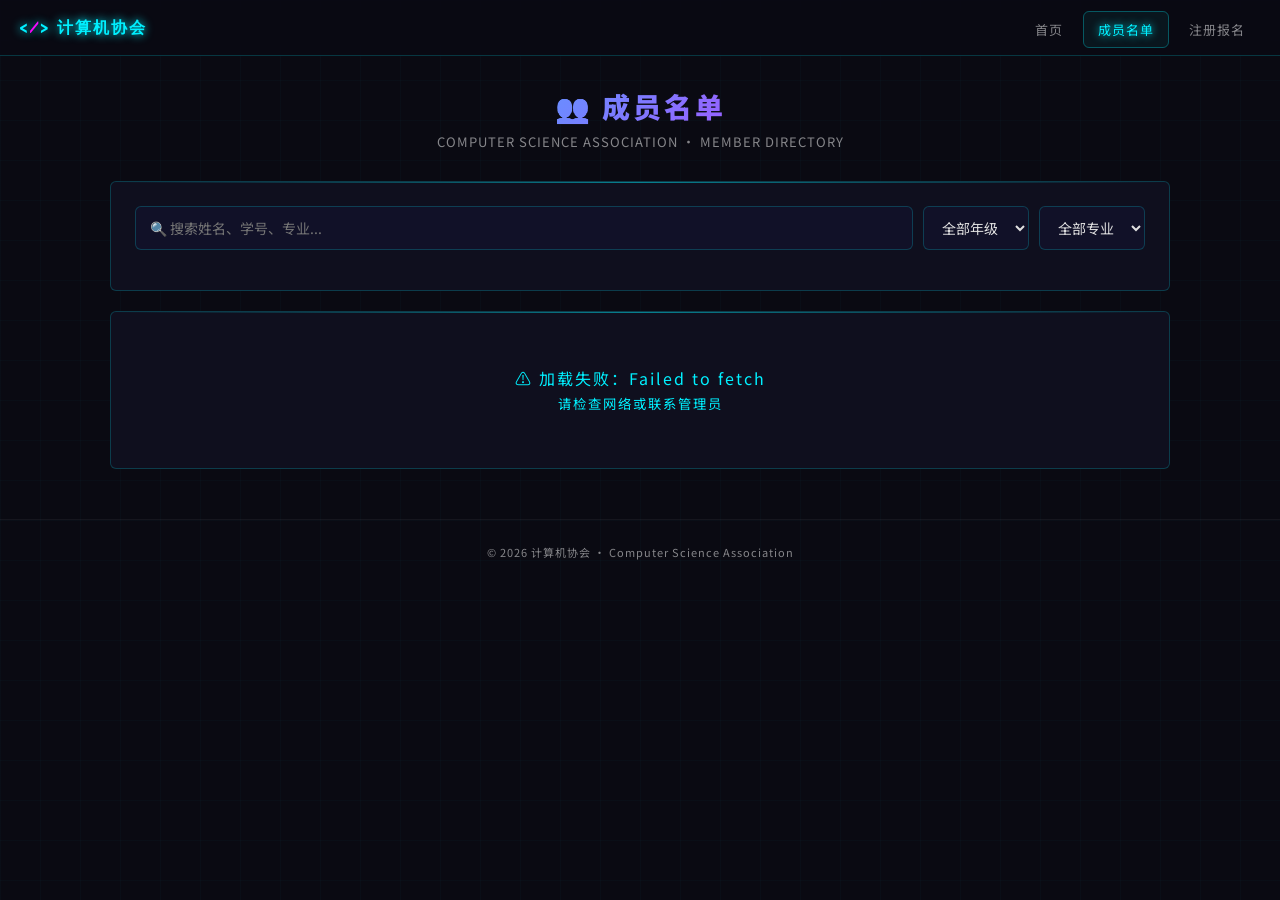
<file: members.html>
<!DOCTYPE html>
<html lang="zh-CN">
<head>
<meta charset="UTF-8">
<meta name="viewport" content="width=device-width, initial-scale=1.0">
<title>成员名单 - 计算机协会</title>
<link rel="stylesheet" href="css/style.css">
</head>
<body>

<nav class="navbar">
  <a href="index.html" class="nav-brand">&lt;<span>/</span>&gt; 计算机协会</a>
  <button class="nav-toggle" onclick="document.querySelector('.nav-links').classList.toggle('open')">☰</button>
  <ul class="nav-links">
    <li><a href="index.html">首页</a></li>
    <li><a href="members.html" class="active">成员名单</a></li>
    <li><a href="register.html">注册报名</a></li>
<!-- 管理后台入口已隐藏 -->
  </ul>
</nav>

<main class="container">
  <div class="page-header">
    <h1>👥 成员名单</h1>
    <p>COMPUTER SCIENCE ASSOCIATION · MEMBER DIRECTORY</p>
  </div>

  <!-- 搜索 -->
  <div class="card">
    <div class="search-bar">
      <input type="text" id="searchInput" placeholder="🔍 搜索姓名、学号、专业..." oninput="renderMembers()">
      <select id="gradeFilter" onchange="renderMembers()">
        <option value="">全部年级</option>
        <option value="大一">大一</option>
        <option value="大二">大二</option>
        <option value="大三">大三</option>
        <option value="大四">大四</option>
        <option value="研一">研一</option>
        <option value="研二">研二</option>
        <option value="研三">研三</option>
      </select>
      <select id="deptFilter" onchange="renderMembers()">
        <option value="">全部专业</option>
      </select>
    </div>
    <span id="memberCount" style="font-size:12px;color:var(--text-dim);"></span>
  </div>

  <!-- 成员表格 -->
  <div class="card">
    <div id="membersLoading" class="loading"><span class="spinner"></span>加载成员数据中...</div>
    <div class="table-wrap">
      <table id="membersTable" style="display:none;">
        <thead>
          <tr>
            <th>#</th>
            <th>姓名</th>
            <th>职位</th>
            <th>院系/专业</th>
            <th>加入时间</th>
          </tr>
        </thead>
        <tbody id="membersBody"></tbody>
      </table>
    </div>
    <div id="membersEmpty" class="empty-state" style="display:none;">
      <div class="icon">📭</div>
      <p>暂无成员数据</p>
    </div>
  </div>
</main>

<footer class="footer">
  © 2026 计算机协会 · Computer Science Association
</footer>

<script>
// Supabase 配置（直接内联，不依赖 CDN 加载）
const supabaseConfig = {
  url: "https://zwagecuupaxuglvmrttf.supabase.co",
  anonKey: "sb_publishable_iP_h0by762RPOI5wI-NiUA_nHthS8eg",
};
</script>
<script>
  let allMembers = [];

  // 带超时的 fetch 封装
  function fetchWithTimeout(url, options, timeout = 10000) {
    return Promise.race([
      fetch(url, options),
      new Promise((_, reject) =>
        setTimeout(() => reject(new Error('请求超时')), timeout)
      )
    ]);
  }

  async function loadMembers() {
    const loadingEl = document.getElementById('membersLoading');
    loadingEl.style.display = 'block';
    document.getElementById('membersTable').style.display = 'none';
    document.getElementById('membersEmpty').style.display = 'none';

    try {
      // 直接用 fetch 请求 Supabase REST API（绕过可能卡住的 SDK）
      const apiUrl = supabaseConfig.url + '/rest/v1/members?status=eq.approved&order=created_at.desc';
      loadingEl.innerHTML = '<span class="spinner"></span>正在连接数据库...';
      const res = await fetchWithTimeout(apiUrl, {
        headers: {
          'apikey': supabaseConfig.anonKey,
          'Authorization': 'Bearer ' + supabaseConfig.anonKey,
          'Content-Type': 'application/json'
        }
      });
      if (!res.ok) {
        throw new Error('服务器返回 ' + res.status);
      }
      allMembers = await res.json();

      // 提取专业列表
      const depts = [...new Set(allMembers.map(m => m.department).filter(Boolean))].sort();
      const deptSelect = document.getElementById('deptFilter');
      deptSelect.innerHTML = '<option value="">全部专业</option>' +
        depts.map(d => `<option value="${d}">${d}</option>`).join('');

      renderMembers();
    } catch (e) {
      loadingEl.innerHTML = '⚠️ 加载失败：' + (e.message || '未知错误') + '<br><small>请检查网络或联系管理员</small>';
      console.error(e);
    }
  }

  function renderMembers() {
    const search = document.getElementById('searchInput').value.toLowerCase();
    const grade = document.getElementById('gradeFilter').value;
    const dept = document.getElementById('deptFilter').value;

    let filtered = allMembers.filter(m => {
      const matchSearch = !search ||
        (m.name || '').toLowerCase().includes(search) ||
        (m.department || '').toLowerCase().includes(search) ||
        (m.skills || '').toLowerCase().includes(search);
      const matchGrade = !grade || m.grade === grade;
      const matchDept = !dept || m.department === dept;
      return matchSearch && matchGrade && matchDept;
    });

    document.getElementById('memberCount').textContent = `共 ${filtered.length} 人`;
    document.getElementById('membersLoading').style.display = 'none';

    if (filtered.length === 0) {
      document.getElementById('membersTable').style.display = 'none';
      document.getElementById('membersEmpty').style.display = 'block';
      return;
    }

    document.getElementById('membersTable').style.display = '';
    document.getElementById('membersEmpty').style.display = 'none';

    const tbody = document.getElementById('membersBody');
    tbody.innerHTML = filtered.map((m, i) => `
      <tr>
        <td>${i + 1}</td>
        <td><strong>${esc(m.name)}</strong></td>
        <td>${esc(m.position || '-')}</td>
        <td>${esc(m.department)}</td>
        <td>${formatDate(m.created_at)}</td>
      </tr>
    `).join('');
  }

  function esc(s) {
    if (!s) return '-';
    const d = document.createElement('div');
    d.textContent = s;
    return d.innerHTML;
  }

  function formatDate(iso) {
    if (!iso) return '-';
    const d = new Date(iso);
    return `${d.getFullYear()}-${String(d.getMonth()+1).padStart(2,'0')}-${String(d.getDate()).padStart(2,'0')}`;
  }

  loadMembers();
</script>
</body>
</html>
</file>
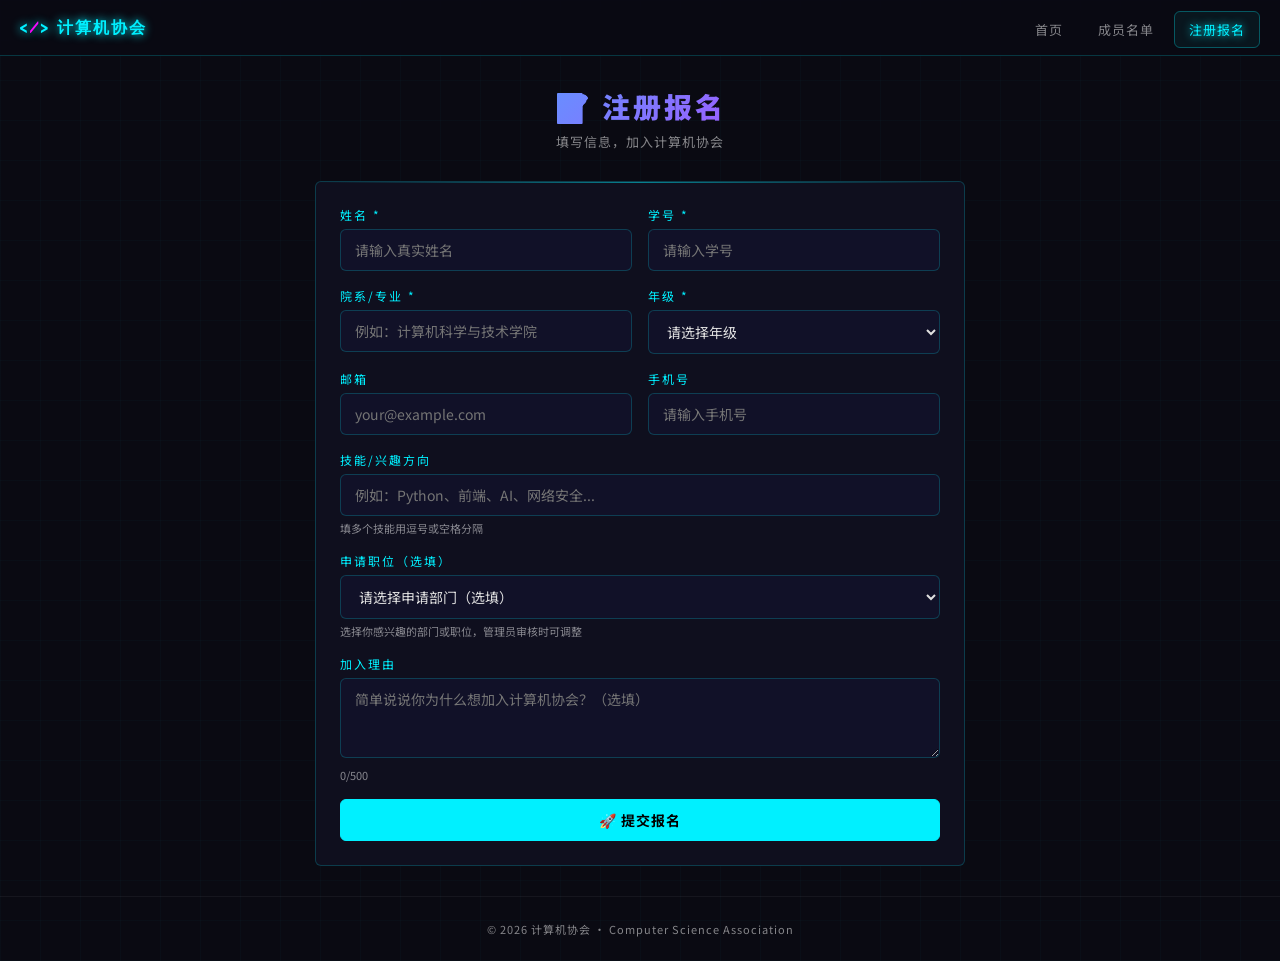
<file: register.html>
<!DOCTYPE html>
<html lang="zh-CN">
<head>
<meta charset="UTF-8">
<meta name="viewport" content="width=device-width, initial-scale=1.0">
<title>注册报名 - 计算机协会</title>
<link rel="stylesheet" href="css/style.css">
</head>
<body>

<nav class="navbar">
  <a href="index.html" class="nav-brand">&lt;<span>/</span>&gt; 计算机协会</a>
  <button class="nav-toggle" onclick="document.querySelector('.nav-links').classList.toggle('open')">☰</button>
  <ul class="nav-links">
    <li><a href="index.html">首页</a></li>
    <li><a href="members.html">成员名单</a></li>
    <li><a href="register.html" class="active">注册报名</a></li>
<!-- 管理后台入口已隐藏 -->
  </ul>
</nav>

<main class="container">
  <div class="page-header">
    <h1>📝 注册报名</h1>
    <p>填写信息，加入计算机协会</p>
  </div>

  <div class="card" style="max-width:650px;margin:0 auto;">
    <!-- 提示 -->
    <div class="alert alert-success" id="alertSuccess">✅ 报名成功！请等待管理员审核。</div>
    <div class="alert alert-error" id="alertError"></div>

    <form id="registerForm" onsubmit="handleSubmit(event)">
      <div class="form-row">
        <div class="form-group">
          <label>姓名 *</label>
          <input type="text" id="name" placeholder="请输入真实姓名" required maxlength="20">
        </div>
        <div class="form-group">
          <label>学号 *</label>
          <input type="text" id="studentId" placeholder="请输入学号" required maxlength="20">
        </div>
      </div>

      <div class="form-row">
        <div class="form-group">
          <label>院系/专业 *</label>
          <input type="text" id="department" placeholder="例如：计算机科学与技术学院" required maxlength="50">
        </div>
        <div class="form-group">
          <label>年级 *</label>
          <select id="grade" required>
            <option value="">请选择年级</option>
            <option value="大一">大一</option>
            <option value="大二">大二</option>
            <option value="大三">大三</option>
            <option value="大四">大四</option>
            <option value="研一">研一</option>
            <option value="研二">研二</option>
            <option value="研三">研三</option>
            <option value="其他">其他</option>
          </select>
        </div>
      </div>

      <div class="form-row">
        <div class="form-group">
          <label>邮箱</label>
          <input type="email" id="email" placeholder="your@example.com">
        </div>
        <div class="form-group">
          <label>手机号</label>
          <input type="tel" id="phone" placeholder="请输入手机号" maxlength="11">
        </div>
      </div>

      <div class="form-group">
        <label>技能/兴趣方向</label>
        <input type="text" id="skills" placeholder="例如：Python、前端、AI、网络安全..." maxlength="100">
        <div class="form-hint">填多个技能用逗号或空格分隔</div>
      </div>

      <div class="form-group">
        <label>申请职位（选填）</label>
        <select id="position">
          <option value="">请选择申请部门（选填）</option>
          <optgroup label="── 主席团 ──">
            <option value="会长">会长</option>
            <option value="副会长">副会长</option>
            <option value="秘书长">秘书长</option>
          </optgroup>
          <optgroup label="── 技术部 ──">
            <option value="技术部部长">技术部部长</option>
            <option value="技术部副部长">技术部副部长</option>
            <option value="技术部干事">技术部干事</option>
          </optgroup>
          <optgroup label="── 宣传部 ──">
            <option value="宣传部部长">宣传部部长</option>
            <option value="宣传部副部长">宣传部副部长</option>
            <option value="宣传部干事">宣传部干事</option>
          </optgroup>
          <optgroup label="── 组织部 ──">
            <option value="组织部部长">组织部部长</option>
            <option value="组织部副部长">组织部副部长</option>
            <option value="组织部干事">组织部干事</option>
          </optgroup>
          <optgroup label="── 外联部 ──">
            <option value="外联部部长">外联部部长</option>
            <option value="外联部副部长">外联部副部长</option>
            <option value="外联部干事">外联部干事</option>
          </optgroup>
          <optgroup label="── 学术部 ──">
            <option value="学术部部长">学术部部长</option>
            <option value="学术部副部长">学术部副部长</option>
            <option value="学术部干事">学术部干事</option>
          </optgroup>
        </select>
        <div class="form-hint">选择你感兴趣的部门或职位，管理员审核时可调整</div>
      </div>

      <div class="form-group">
        <label>加入理由</label>
        <textarea id="reason" placeholder="简单说说你为什么想加入计算机协会？（选填）" maxlength="500"></textarea>
        <div class="form-hint"><span id="charCount">0</span>/500</div>
      </div>

      <button type="submit" class="btn btn-primary" id="submitBtn" style="width:100%;">
        🚀 提交报名
      </button>
    </form>
  </div>
</main>

<footer class="footer">
  © 2026 计算机协会 · Computer Science Association
</footer>

<script>
// Supabase 配置（直接内联，不依赖外部 CDN）
const SUPABASE_URL = "https://zwagecuupaxuglvmrttf.supabase.co";
const SUPABASE_KEY = "sb_publishable_iP_h0by762RPOI5wI-NiUA_nHthS8eg";

// 字数统计
document.getElementById('reason').addEventListener('input', function() {
  document.getElementById('charCount').textContent = this.value.length;
});

// 表单提交
async function handleSubmit(e) {
  e.preventDefault();
  const btn = document.getElementById('submitBtn');
  const alertSuccess = document.getElementById('alertSuccess');
  const alertError = document.getElementById('alertError');

  alertSuccess.style.display = 'none';
  alertError.style.display = 'none';

  const data = {
    name: document.getElementById('name').value,
    studentId: document.getElementById('studentId').value,
    department: document.getElementById('department').value,
    grade: document.getElementById('grade').value,
    email: document.getElementById('email').value,
    phone: document.getElementById('phone').value,
    skills: document.getElementById('skills').value,
    position: document.getElementById('position').value,
    reason: document.getElementById('reason').value,
  };

  if (!data.name || !data.studentId || !data.department || !data.grade) {
    alertError.textContent = '⚠️ 请填写所有必填项（带 * 的字段）';
    alertError.style.display = 'block';
    return;
  }

  btn.disabled = true;
  btn.textContent = '⏳ 提交中...';

  try {
    const res = await fetch(SUPABASE_URL + '/rest/v1/members', {
      method: 'POST',
      headers: {
        'apikey': SUPABASE_KEY,
        'Authorization': 'Bearer ' + SUPABASE_KEY,
        'Content-Type': 'application/json',
        'Prefer': 'return=representation'
      },
      body: JSON.stringify({
        name: data.name.trim(),
        studentId: data.studentId.trim(),
        department: data.department.trim(),
        grade: data.grade,
        email: data.email.trim(),
        phone: data.phone.trim(),
        skills: data.skills.trim(),
        position: data.position,
        reason: data.reason.trim(),
        status: 'pending',
        notes: '',
        created_at: new Date().toISOString()
      })
    });
    if (!res.ok) throw new Error('提交失败（' + res.status + '）');
    alertSuccess.style.display = 'block';
    alertError.style.display = 'none';
    document.getElementById('registerForm').reset();
    document.getElementById('charCount').textContent = '0';
    window.scrollTo({ top: 0, behavior: 'smooth' });
  } catch (err) {
    alertError.textContent = '⚠️ ' + (err.message || '提交失败，请重试');
    alertError.style.display = 'block';
  } finally {
    btn.disabled = false;
    btn.textContent = '🚀 提交报名';
  }
}
</script>
</body>
</html>
</file>
<file: css/style.css>
/* ============================================
   计算机协会内部管理系统 - 赛博朋克主题
   ============================================ */

@import url('https://fonts.googleapis.com/css2?family=Orbitron:wght@400;700;900&family=Noto+Sans+SC:wght@300;400;500;700;900&display=swap');

:root {
  --cyan: #00f0ff;
  --magenta: #ff00ff;
  --purple: #b300ff;
  --bg-dark: #0a0a12;
  --bg-card: #0f0f1e;
  --bg-input: #111128;
  --border: rgba(0, 240, 255, 0.2);
  --text: #e0e0e0;
  --text-dim: rgba(255, 255, 255, 0.5);
  --success: #00ff88;
  --warning: #ffe600;
  --danger: #ff3366;
  --radius: 6px;
}

* { margin: 0; padding: 0; box-sizing: border-box; }

body {
  font-family: 'Noto Sans SC', sans-serif;
  background: var(--bg-dark);
  color: var(--text);
  min-height: 100vh;
  background-image:
    linear-gradient(rgba(0, 240, 255, 0.02) 1px, transparent 1px),
    linear-gradient(90deg, rgba(0, 240, 255, 0.02) 1px, transparent 1px);
  background-size: 40px 40px;
}

/* === 导航栏 === */
.navbar {
  background: rgba(10, 10, 20, 0.95);
  border-bottom: 1px solid var(--border);
  padding: 0 20px;
  display: flex;
  align-items: center;
  justify-content: space-between;
  height: 56px;
  position: sticky;
  top: 0;
  z-index: 100;
  backdrop-filter: blur(10px);
}
.nav-brand {
  font-family: 'Orbitron', monospace;
  font-size: 16px;
  font-weight: 700;
  color: var(--cyan);
  text-shadow: 0 0 10px var(--cyan);
  text-decoration: none;
  letter-spacing: 2px;
}
.nav-brand span { color: var(--magenta); }
.nav-links {
  display: flex;
  gap: 5px;
  list-style: none;
}
.nav-links a {
  color: var(--text-dim);
  text-decoration: none;
  padding: 8px 14px;
  border-radius: var(--radius);
  font-size: 13px;
  letter-spacing: 1px;
  transition: all 0.2s;
  border: 1px solid transparent;
}
.nav-links a:hover,
.nav-links a.active {
  color: var(--cyan);
  border-color: rgba(0, 240, 255, 0.3);
  background: rgba(0, 240, 255, 0.05);
  text-shadow: 0 0 8px var(--cyan);
}
.nav-toggle {
  display: none;
  background: none;
  border: 1px solid var(--border);
  color: var(--cyan);
  font-size: 20px;
  cursor: pointer;
  padding: 6px 10px;
  border-radius: var(--radius);
}

/* === 主容器 === */
.container {
  max-width: 1100px;
  margin: 0 auto;
  padding: 30px 20px;
}

/* === 页面标题 === */
.page-header {
  text-align: center;
  margin-bottom: 30px;
}
.page-header h1 {
  font-size: 28px;
  font-weight: 900;
  background: linear-gradient(135deg, var(--cyan), var(--magenta));
  -webkit-background-clip: text;
  -webkit-text-fill-color: transparent;
  background-clip: text;
  letter-spacing: 3px;
}
.page-header p {
  color: var(--text-dim);
  font-size: 13px;
  margin-top: 6px;
  letter-spacing: 1px;
}

/* === 卡片 === */
.card {
  background: var(--bg-card);
  border: 1px solid var(--border);
  border-radius: var(--radius);
  padding: 24px;
  margin-bottom: 20px;
  position: relative;
  overflow: hidden;
}
.card::before {
  content: '';
  position: absolute;
  top: 0; left: 0; right: 0;
  height: 1px;
  background: linear-gradient(90deg, transparent, var(--cyan), transparent);
  opacity: 0.5;
}
.card-title {
  font-size: 16px;
  font-weight: 700;
  color: var(--cyan);
  letter-spacing: 2px;
  margin-bottom: 16px;
  text-shadow: 0 0 6px rgba(0, 240, 255, 0.3);
}

/* === 表单 === */
.form-group {
  margin-bottom: 16px;
}
.form-group label {
  display: block;
  font-size: 12px;
  color: var(--cyan);
  letter-spacing: 2px;
  margin-bottom: 6px;
  text-transform: uppercase;
}
.form-group input,
.form-group select,
.form-group textarea {
  width: 100%;
  padding: 10px 14px;
  background: var(--bg-input);
  border: 1px solid var(--border);
  border-radius: var(--radius);
  color: var(--text);
  font-size: 14px;
  font-family: inherit;
  transition: border-color 0.2s, box-shadow 0.2s;
  outline: none;
}
.form-group input:focus,
.form-group select:focus,
.form-group textarea:focus {
  border-color: var(--cyan);
  box-shadow: 0 0 10px rgba(0, 240, 255, 0.15);
}
.form-group textarea { resize: vertical; min-height: 80px; }
.form-row {
  display: grid;
  grid-template-columns: 1fr 1fr;
  gap: 16px;
}
.form-hint {
  font-size: 11px;
  color: var(--text-dim);
  margin-top: 4px;
}

/* === 按钮 === */
.btn {
  display: inline-flex;
  align-items: center;
  justify-content: center;
  gap: 6px;
  padding: 10px 24px;
  border: 1px solid var(--cyan);
  border-radius: var(--radius);
  font-size: 14px;
  font-weight: 500;
  font-family: inherit;
  letter-spacing: 1px;
  cursor: pointer;
  transition: all 0.2s;
  text-decoration: none;
  background: transparent;
  color: var(--cyan);
}
.btn:hover {
  background: rgba(0, 240, 255, 0.1);
  box-shadow: 0 0 15px rgba(0, 240, 255, 0.2);
}
.btn-primary {
  background: var(--cyan);
  color: #000;
  border-color: var(--cyan);
  font-weight: 700;
}
.btn-primary:hover {
  background: #00e0ff;
  box-shadow: 0 0 20px rgba(0, 240, 255, 0.4);
}
.btn-danger {
  border-color: var(--danger);
  color: var(--danger);
}
.btn-danger:hover {
  background: rgba(255, 51, 102, 0.1);
  box-shadow: 0 0 15px rgba(255, 51, 102, 0.2);
}
.btn-success {
  border-color: var(--success);
  color: var(--success);
}
.btn-success:hover {
  background: rgba(0, 255, 136, 0.1);
  box-shadow: 0 0 15px rgba(0, 255, 136, 0.2);
}
.btn-sm {
  padding: 5px 12px;
  font-size: 11px;
  letter-spacing: 0.5px;
}
.btn:disabled {
  opacity: 0.4;
  cursor: not-allowed;
}

/* === 提示消息 === */
.alert {
  padding: 12px 16px;
  border-radius: var(--radius);
  font-size: 13px;
  margin-bottom: 16px;
  display: none;
  letter-spacing: 1px;
}
.alert-success {
  background: rgba(0, 255, 136, 0.1);
  border: 1px solid var(--success);
  color: var(--success);
}
.alert-error {
  background: rgba(255, 51, 102, 0.1);
  border: 1px solid var(--danger);
  color: var(--danger);
}
.alert-info {
  background: rgba(0, 240, 255, 0.1);
  border: 1px solid var(--cyan);
  color: var(--cyan);
}

/* === 表格 === */
.table-wrap {
  overflow-x: auto;
}
table {
  width: 100%;
  border-collapse: collapse;
  font-size: 13px;
}
thead th {
  background: rgba(0, 240, 255, 0.05);
  border-bottom: 2px solid var(--border);
  padding: 10px 12px;
  text-align: left;
  color: var(--cyan);
  font-weight: 500;
  letter-spacing: 1px;
  white-space: nowrap;
}
tbody td {
  padding: 10px 12px;
  border-bottom: 1px solid rgba(255, 255, 255, 0.05);
  max-width: 200px;
  overflow: hidden;
  text-overflow: ellipsis;
  white-space: nowrap;
}
tbody tr:hover {
  background: rgba(0, 240, 255, 0.03);
}

/* === 状态标签 === */
.badge {
  display: inline-block;
  padding: 3px 10px;
  border-radius: 12px;
  font-size: 10px;
  letter-spacing: 1px;
  font-weight: 500;
}
.badge-pending {
  background: rgba(255, 230, 0, 0.15);
  color: var(--warning);
  border: 1px solid rgba(255, 230, 0, 0.3);
}
.badge-approved {
  background: rgba(0, 255, 136, 0.15);
  color: var(--success);
  border: 1px solid rgba(0, 255, 136, 0.3);
}
.badge-rejected {
  background: rgba(255, 51, 102, 0.15);
  color: var(--danger);
  border: 1px solid rgba(255, 51, 102, 0.3);
}

/* === 搜索栏 === */
.search-bar {
  display: flex;
  gap: 10px;
  margin-bottom: 16px;
  flex-wrap: wrap;
}
.search-bar input {
  flex: 1;
  min-width: 200px;
  padding: 10px 14px;
  background: var(--bg-input);
  border: 1px solid var(--border);
  border-radius: var(--radius);
  color: var(--text);
  font-size: 14px;
  font-family: inherit;
  outline: none;
}
.search-bar input:focus {
  border-color: var(--cyan);
  box-shadow: 0 0 10px rgba(0, 240, 255, 0.15);
}
.search-bar select {
  padding: 10px 14px;
  background: var(--bg-input);
  border: 1px solid var(--border);
  border-radius: var(--radius);
  color: var(--text);
  font-size: 14px;
  font-family: inherit;
  outline: none;
}

/* === 统计卡片 === */
.stats {
  display: grid;
  grid-template-columns: repeat(auto-fit, minmax(150px, 1fr));
  gap: 16px;
  margin-bottom: 24px;
}
.stat-card {
  background: var(--bg-card);
  border: 1px solid var(--border);
  border-radius: var(--radius);
  padding: 18px;
  text-align: center;
}
.stat-num {
  font-family: 'Orbitron', monospace;
  font-size: 36px;
  font-weight: 900;
  background: linear-gradient(135deg, var(--cyan), var(--magenta));
  -webkit-background-clip: text;
  -webkit-text-fill-color: transparent;
  background-clip: text;
}
.stat-label {
  font-size: 11px;
  color: var(--text-dim);
  letter-spacing: 2px;
  margin-top: 4px;
}

/* === 模态框 === */
.modal-overlay {
  display: none;
  position: fixed;
  inset: 0;
  background: rgba(0, 0, 0, 0.7);
  z-index: 200;
  align-items: center;
  justify-content: center;
}
.modal-overlay.active { display: flex; }
.modal {
  background: var(--bg-card);
  border: 1px solid var(--border);
  border-radius: var(--radius);
  padding: 24px;
  max-width: 500px;
  width: 90%;
  max-height: 80vh;
  overflow-y: auto;
  position: relative;
}
.modal-close {
  position: absolute;
  top: 10px;
  right: 14px;
  background: none;
  border: none;
  color: var(--text-dim);
  font-size: 22px;
  cursor: pointer;
}
.modal-close:hover { color: var(--danger); }

/* === 操作按钮组 === */
.action-group {
  display: flex;
  gap: 6px;
}

/* === 空状态 === */
.empty-state {
  text-align: center;
  padding: 40px 20px;
  color: var(--text-dim);
}
.empty-state .icon {
  font-size: 48px;
  margin-bottom: 12px;
  opacity: 0.3;
}
.empty-state p {
  font-size: 14px;
  letter-spacing: 1px;
}

/* === 加载动画 === */
.loading {
  text-align: center;
  padding: 30px;
  color: var(--cyan);
  letter-spacing: 2px;
}
.spinner {
  display: inline-block;
  width: 24px;
  height: 24px;
  border: 2px solid var(--border);
  border-top-color: var(--cyan);
  border-radius: 50%;
  animation: spin 0.8s linear infinite;
  margin-right: 8px;
  vertical-align: middle;
}
@keyframes spin {
  to { transform: rotate(360deg); }
}

/* === 统计数字动画 === */
.stat-num { transition: all 0.5s ease; }

/* === 首页 Hero === */
.hero {
  text-align: center;
  padding: 50px 20px;
}
.hero h1 {
  font-size: 42px;
  font-weight: 900;
  background: linear-gradient(135deg, #fff, var(--cyan), var(--magenta));
  -webkit-background-clip: text;
  -webkit-text-fill-color: transparent;
  background-clip: text;
  letter-spacing: 4px;
  margin-bottom: 10px;
}
.hero p {
  color: var(--text-dim);
  font-size: 15px;
  letter-spacing: 2px;
  max-width: 600px;
  margin: 0 auto 24px;
  line-height: 1.8;
}
.hero-btns { display: flex; gap: 14px; justify-content: center; flex-wrap: wrap; }

/* === 首页特点区 === */
.features-grid {
  display: grid;
  grid-template-columns: repeat(auto-fit, minmax(200px, 1fr));
  gap: 16px;
  margin-top: 10px;
}
.feature-item {
  background: var(--bg-card);
  border: 1px solid var(--border);
  border-radius: var(--radius);
  padding: 24px 16px;
  text-align: center;
}
.feature-item .icon {
  font-size: 32px;
  margin-bottom: 8px;
}
.feature-item h3 {
  font-size: 14px;
  color: var(--cyan);
  letter-spacing: 2px;
  margin-bottom: 6px;
}
.feature-item p {
  font-size: 11px;
  color: var(--text-dim);
  letter-spacing: 1px;
  line-height: 1.6;
}

/* === 页脚 === */
.footer {
  text-align: center;
  padding: 24px;
  border-top: 1px solid rgba(255, 255, 255, 0.05);
  font-size: 11px;
  color: var(--text-dim);
  letter-spacing: 1px;
}

/* === 响应式 === */
@media (max-width: 768px) {
  .nav-links {
    display: none;
    position: absolute;
    top: 56px;
    left: 0;
    right: 0;
    background: rgba(10, 10, 20, 0.98);
    flex-direction: column;
    padding: 10px;
    border-bottom: 1px solid var(--border);
  }
  .nav-links.open { display: flex; }
  .nav-toggle { display: block; }

  .form-row { grid-template-columns: 1fr; }
  .hero h1 { font-size: 28px; }
  .stats { grid-template-columns: 1fr 1fr; }
  .stat-num { font-size: 24px; }

  .container { padding: 20px 12px; }
  thead th, tbody td { padding: 8px 6px; font-size: 11px; }
}
</file>
